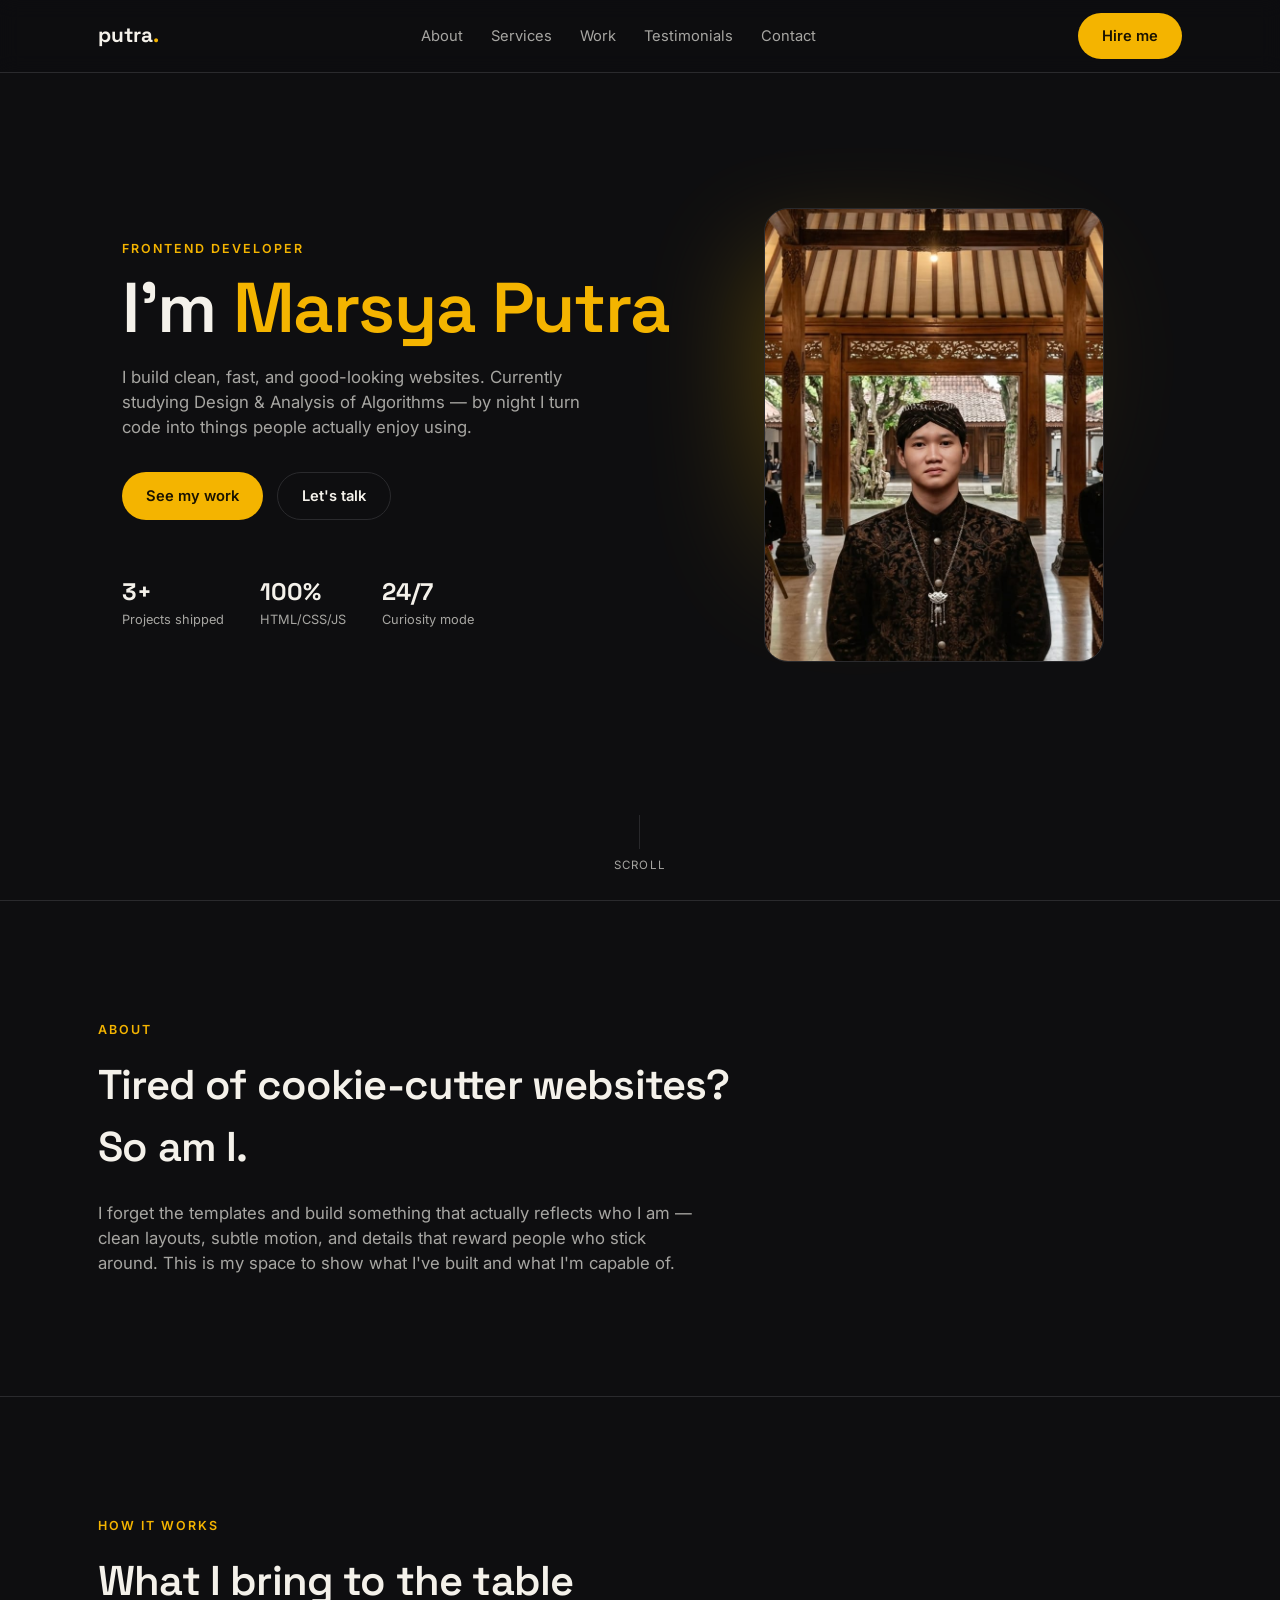
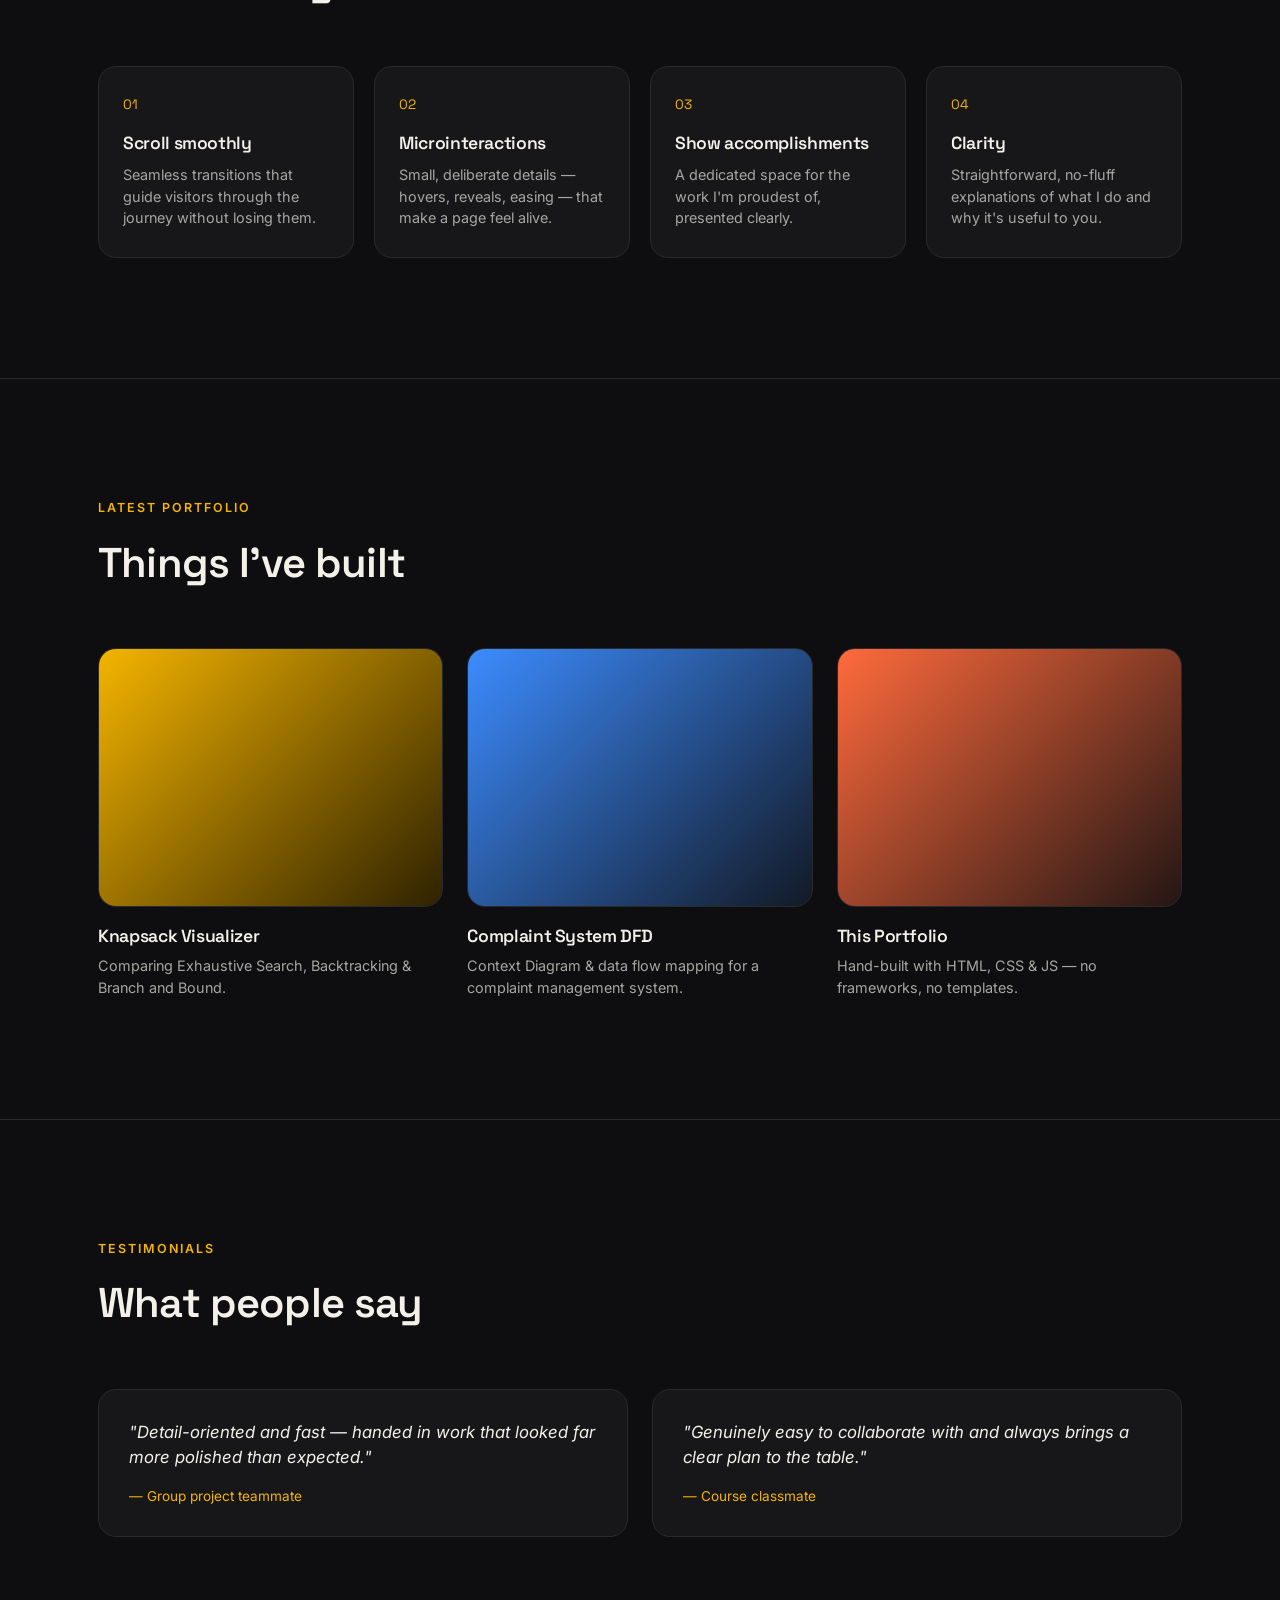
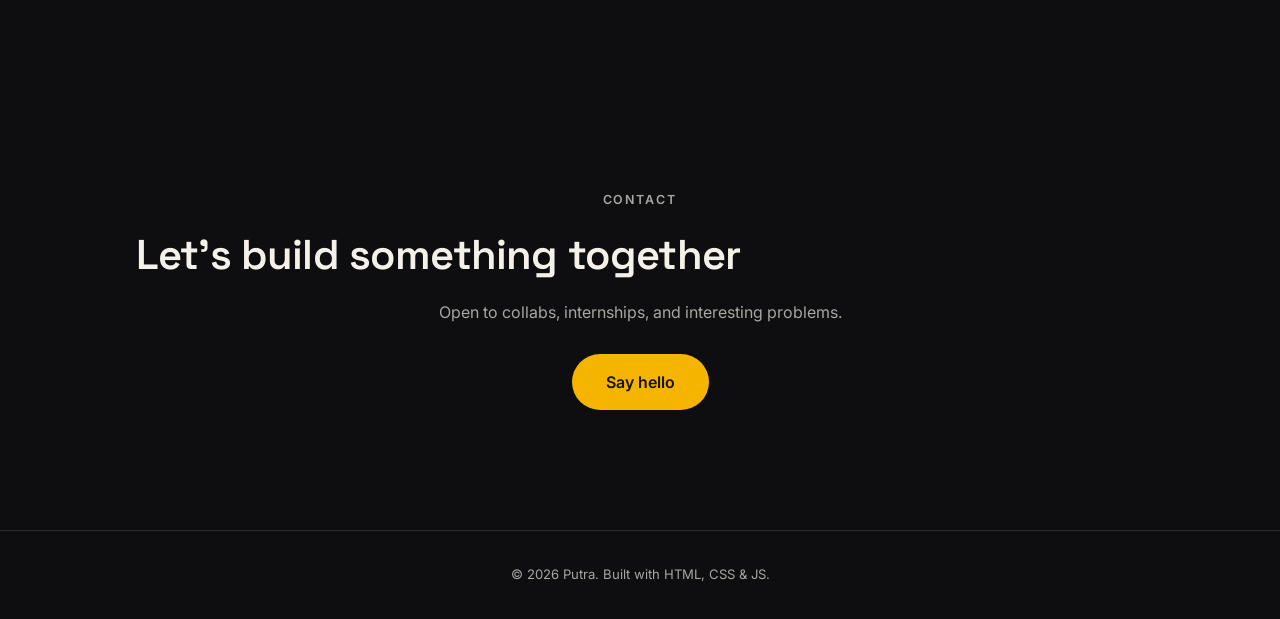
<file: index.html>
<!DOCTYPE html>
<html lang="id">
<head>
<meta charset="UTF-8">
<meta name="viewport" content="width=device-width, initial-scale=1.0">
<title>Portfolio</title>
<link rel="preconnect" href="https://fonts.googleapis.com">
<link href="https://fonts.googleapis.com/css2?family=Space+Grotesk:wght@400;500;600;700&family=Inter:wght@400;500;600&display=swap" rel="stylesheet">
<link rel="stylesheet" href="tugas5.css">
</head>
<body>
 
<header class="nav" id="nav">
  <div class="nav-inner">
    <a href="#" class="logo">putra<span>.</span></a>
    <nav class="nav-links">
      <a href="#about">About</a>
      <a href="#services">Services</a>
      <a href="#work">Work</a>
      <a href="#testimonials">Testimonials</a>
      <a href="#contact">Contact</a>
    </nav>
    <a href="#contact" class="btn btn-primary">Hire me</a>
    <button class="burger" id="burger" aria-label="Menu"><span></span><span></span><span></span></button>
  </div>
</header>
 
<main>
  <!-- HERO -->
  <section class="hero" id="home">
    <div class="hero-inner">
      <div class="hero-text" data-reveal>
        <p class="eyebrow">Frontend Developer</p>
        <h1>I'm <span class="highlight">Marsya Putra</span></h1>
        <p class="hero-desc">I build clean, fast, and good-looking websites. Currently studying Design &amp; Analysis of Algorithms — by night I turn code into things people actually enjoy using.</p>
        <div class="hero-actions">
          <a href="#work" class="btn btn-primary">See my work</a>
          <a href="#contact" class="btn btn-ghost">Let's talk</a>
        </div>
        <div class="hero-stats">
          <div><strong>3+</strong><span>Projects shipped</span></div>
          <div><strong>100%</strong><span>HTML/CSS/JS</span></div>
          <div><strong>24/7</strong><span>Curiosity mode</span></div>
        </div>
      </div>
      <div class="hero-photo" data-reveal>
        <div class="photo-frame">
          <img src="SAYA.jpg" alt="Foto Profil Saya" width="200" />
        </div>
        <div class="blob"></div>
      </div>
    </div>
    <div class="scroll-hint"><span></span>Scroll</div>
  </section>
 
  <!-- ABOUT -->
  <section class="about" id="about">
    <div class="section-inner">
      <p class="eyebrow" data-reveal>About</p>
      <h2 data-reveal>Tired of cookie-cutter websites? So am I.</h2>
      <p class="about-text" data-reveal>I forget the templates and build something that actually reflects who I am — clean layouts, subtle motion, and details that reward people who stick around. This is my space to show what I've built and what I'm capable of.</p>
    </div>
  </section>
 
  <!-- SERVICES -->
  <section class="services" id="services">
    <div class="section-inner">
      <p class="eyebrow" data-reveal>How it works</p>
      <h2 data-reveal>What I bring to the table</h2>
      <div class="cards">
        <div class="card" data-reveal>
          <div class="card-num">01</div>
          <h3>Scroll smoothly</h3>
          <p>Seamless transitions that guide visitors through the journey without losing them.</p>
        </div>
        <div class="card" data-reveal>
          <div class="card-num">02</div>
          <h3>Microinteractions</h3>
          <p>Small, deliberate details — hovers, reveals, easing — that make a page feel alive.</p>
        </div>
        <div class="card" data-reveal>
          <div class="card-num">03</div>
          <h3>Show accomplishments</h3>
          <p>A dedicated space for the work I'm proudest of, presented clearly.</p>
        </div>
        <div class="card" data-reveal>
          <div class="card-num">04</div>
          <h3>Clarity</h3>
          <p>Straightforward, no-fluff explanations of what I do and why it's useful to you.</p>
        </div>
      </div>
    </div>
  </section>
 
  <!-- WORK -->
  <section class="work" id="work">
    <div class="section-inner">
      <p class="eyebrow" data-reveal>Latest portfolio</p>
      <h2 data-reveal>Things I've built</h2>
      <div class="work-grid">
        <div class="work-item" data-reveal>
          <div class="work-thumb thumb-1"></div>
          <h3>Knapsack Visualizer</h3>
          <p>Comparing Exhaustive Search, Backtracking &amp; Branch and Bound.</p>
        </div>
        <div class="work-item" data-reveal>
          <div class="work-thumb thumb-2"></div>
          <h3>Complaint System DFD</h3>
          <p>Context Diagram &amp; data flow mapping for a complaint management system.</p>
        </div>
        <div class="work-item" data-reveal>
          <div class="work-thumb thumb-3"></div>
          <h3>This Portfolio</h3>
          <p>Hand-built with HTML, CSS &amp; JS — no frameworks, no templates.</p>
        </div>
      </div>
    </div>
  </section>
 
  <!-- TESTIMONIALS -->
  <section class="testimonials" id="testimonials">
    <div class="section-inner">
      <p class="eyebrow" data-reveal>Testimonials</p>
      <h2 data-reveal>What people say</h2>
      <div class="quote-grid">
        <div class="quote-card" data-reveal>
          <p>"Detail-oriented and fast — handed in work that looked far more polished than expected."</p>
          <span>— Group project teammate</span>
        </div>
        <div class="quote-card" data-reveal>
          <p>"Genuinely easy to collaborate with and always brings a clear plan to the table."</p>
          <span>— Course classmate</span>
        </div>
      </div>
    </div>
  </section>
 
  <!-- CONTACT -->
  <section class="contact" id="contact">
    <div class="section-inner contact-inner">
      <p class="eyebrow" data-reveal>Contact</p>
      <h2 data-reveal>Let's build something together</h2>
      <p data-reveal>Open to collabs, internships, and interesting problems.</p>
      <a href="mailto:hello@example.com" class="btn btn-primary big" data-reveal>Say hello</a>
    </div>
  </section>
</main>
 
<footer class="footer">
  <p>© 2026 Putra. Built with HTML, CSS &amp; JS.</p>
</footer>
 
<script src="tugas5.js"></script>
</body>
</html>
</file>
<file: tugas5.css>
:root{
  --bg: #0e0e10;
  --bg-soft: #17171a;
  --cream: #f4f1ea;
  --ink: #f4f1ea;
  --muted: #a7a6a2;
  --accent: #f4b400;
  --accent-soft: #f4b40022;
  --line: #2a2a2d;
  --radius: 18px;
  --maxw: 1140px;
  --serif: "Space Grotesk", sans-serif;
  --sans: "Inter", sans-serif;
}
 
*{box-sizing:border-box; margin:0; padding:0;}
html{scroll-behavior:smooth;}
body{
  background:var(--bg);
  color:var(--ink);
  font-family:var(--sans);
  line-height:1.5;
  overflow-x:hidden;
}
img{max-width:100%; display:block;}
a{color:inherit; text-decoration:none;}
h1,h2,h3{font-family:var(--serif); font-weight:600; letter-spacing:-0.02em;}
 
.section-inner, .hero-inner, .nav-inner{
  max-width:var(--maxw);
  margin:0 auto;
  padding:0 28px;
}
 
/* NAV */
.nav{
  position:fixed; top:0; left:0; right:0;
  z-index:100;
  backdrop-filter: blur(10px);
  background:rgba(14,14,16,0.7);
  border-bottom:1px solid var(--line);
}
.nav-inner{
  display:flex; align-items:center; justify-content:space-between;
  height:72px;
}
.logo{font-family:var(--serif); font-size:1.3rem; font-weight:700;}
.logo span{color:var(--accent);}
.nav-links{display:flex; gap:28px;}
.nav-links a{font-size:0.92rem; color:var(--muted); transition:color .2s;}
.nav-links a:hover{color:var(--ink);}
.burger{display:none; flex-direction:column; gap:5px; background:none; border:none; cursor:pointer;}
.burger span{width:22px; height:2px; background:var(--ink);}
 
.btn{
  display:inline-flex; align-items:center; justify-content:center;
  padding:12px 24px; border-radius:999px; font-size:0.92rem; font-weight:600;
  transition: transform .25s ease, box-shadow .25s ease, background .25s ease;
  white-space:nowrap;
}
.btn-primary{background:var(--accent); color:#1a1300;}
.btn-primary:hover{transform:translateY(-2px); box-shadow:0 10px 24px var(--accent-soft);}
.btn-ghost{border:1px solid var(--line); color:var(--ink);}
.btn-ghost:hover{border-color:var(--accent); color:var(--accent);}
.btn.big{padding:16px 34px; font-size:1rem;}
 
/* HERO */
.hero{
  min-height:100vh;
  display:flex; flex-direction:column; justify-content:center;
  padding-top:90px;
  position:relative;
}
.hero-inner{
  display:grid;
  grid-template-columns: 1.1fr 0.9fr;
  align-items:center;
  gap:40px;
}
.eyebrow{
  text-transform:uppercase; letter-spacing:.16em; font-size:0.78rem;
  color:var(--accent); font-weight:600; margin-bottom:14px;
}
.hero h1{font-size:clamp(2.6rem, 6vw, 4.4rem); line-height:1.02;}
.highlight{color:var(--accent);}
.hero-desc{
  margin-top:20px; max-width:480px; color:var(--muted); font-size:1.05rem;
}
.hero-actions{display:flex; gap:14px; margin-top:32px; flex-wrap:wrap;}
.hero-stats{
  display:flex; gap:36px; margin-top:54px;
}
.hero-stats div{display:flex; flex-direction:column;}
.hero-stats strong{font-family:var(--serif); font-size:1.5rem; color:var(--ink);}
.hero-stats span{font-size:0.8rem; color:var(--muted);}
 
.hero-photo{position:relative; display:flex; justify-content:center;}
.photo-frame{
  width:340px; aspect-ratio:3/4;
  border-radius:24px;
  overflow:hidden;
  position:relative; z-index:2;
  border:1px solid var(--line);
  background:var(--bg-soft);
}
.photo-frame img{width:100%; height:100%; object-fit:cover;}
.blob{
  position:absolute; width:380px; height:380px;
  background:radial-gradient(circle at 30% 30%, var(--accent), transparent 70%);
  filter:blur(50px); opacity:.35;
  top:50%; left:50%; transform:translate(-50%,-50%);
  z-index:1;
}
.scroll-hint{
  position:absolute; bottom:26px; left:50%; transform:translateX(-50%);
  display:flex; flex-direction:column; align-items:center; gap:8px;
  font-size:0.72rem; color:var(--muted); letter-spacing:.1em; text-transform:uppercase;
}
.scroll-hint span{
  width:1px; height:34px; background:var(--line); position:relative; overflow:hidden;
}
.scroll-hint span::after{
  content:""; position:absolute; top:-100%; left:0; width:100%; height:50%;
  background:var(--accent);
  animation:scrollMove 1.8s ease-in-out infinite;
}
@keyframes scrollMove{
  0%{top:-50%;} 100%{top:100%;}
}
 
/* SHARED SECTION */
section{padding:120px 0;}
.about, .services, .work, .testimonials{border-top:1px solid var(--line);}
h2{font-size:clamp(1.8rem,3.6vw,2.6rem); max-width:680px; margin-top:6px;}
 
.about-text{margin-top:22px; max-width:600px; color:var(--muted); font-size:1.05rem;}
 
/* SERVICES */
.cards{
  display:grid; grid-template-columns:repeat(4,1fr); gap:20px; margin-top:54px;
}
.card{
  background:var(--bg-soft); border:1px solid var(--line); border-radius:var(--radius);
  padding:28px 24px; transition: transform .3s ease, border-color .3s ease;
}
.card:hover{transform:translateY(-6px); border-color:var(--accent);}
.card-num{font-family:var(--serif); color:var(--accent); font-size:0.85rem; margin-bottom:14px;}
.card h3{font-size:1.1rem; margin-bottom:8px;}
.card p{font-size:0.9rem; color:var(--muted);}
 
/* WORK */
.work-grid{
  display:grid; grid-template-columns:repeat(3,1fr); gap:24px; margin-top:54px;
}
.work-item{cursor:default;}
.work-thumb{
  aspect-ratio:4/3; border-radius:var(--radius); margin-bottom:16px;
  border:1px solid var(--line);
  transition: transform .35s ease;
}
.work-item:hover .work-thumb{transform:translateY(-6px);}
.thumb-1{background:linear-gradient(135deg,#f4b400 0%, #1a1300 110%);}
.thumb-2{background:linear-gradient(135deg,#3c8cff 0%, #0e0e10 110%);}
.thumb-3{background:linear-gradient(135deg,#ff6a3c 0%, #0e0e10 110%);}
.work-item h3{font-size:1.1rem;}
.work-item p{color:var(--muted); font-size:0.9rem; margin-top:6px;}
 
/* TESTIMONIALS */
.quote-grid{display:grid; grid-template-columns:1fr 1fr; gap:24px; margin-top:54px;}
.quote-card{
  background:var(--bg-soft); border:1px solid var(--line); border-radius:var(--radius);
  padding:30px;
}
.quote-card p{font-size:1.05rem; font-style:italic;}
.quote-card span{display:block; margin-top:16px; font-size:0.85rem; color:var(--accent);}
 
/* CONTACT */
.contact-inner{text-align:center;}
.contact-inner p{color:var(--muted); margin-top:14px; max-width:460px; margin-left:auto; margin-right:auto;}
.contact-inner .btn{margin-top:30px;}
 
.footer{
  text-align:center; padding:34px 0; color:var(--muted); font-size:0.82rem;
  border-top:1px solid var(--line);
}
 
/* REVEAL ANIMATION */
[data-reveal]{
  opacity:0; transform:translateY(24px);
  transition: opacity .7s ease, transform .7s ease;
}
[data-reveal].in-view{opacity:1; transform:translateY(0);}
 
/* RESPONSIVE */
@media (max-width:900px){
  .nav-links, .nav .btn-primary{display:none;}
  .burger{display:flex;}
  .hero-inner{grid-template-columns:1fr; text-align:center;}
  .hero-desc{margin-left:auto; margin-right:auto;}
  .hero-actions{justify-content:center;}
  .hero-stats{justify-content:center;}
  .hero-photo{order:-1; margin-bottom:20px;}
  .cards{grid-template-columns:repeat(2,1fr);}
  .work-grid{grid-template-columns:1fr;}
  .quote-grid{grid-template-columns:1fr;}
}
@media (max-width:520px){
  .cards{grid-template-columns:1fr;}
  .photo-frame{width:260px;}
}
</file>
